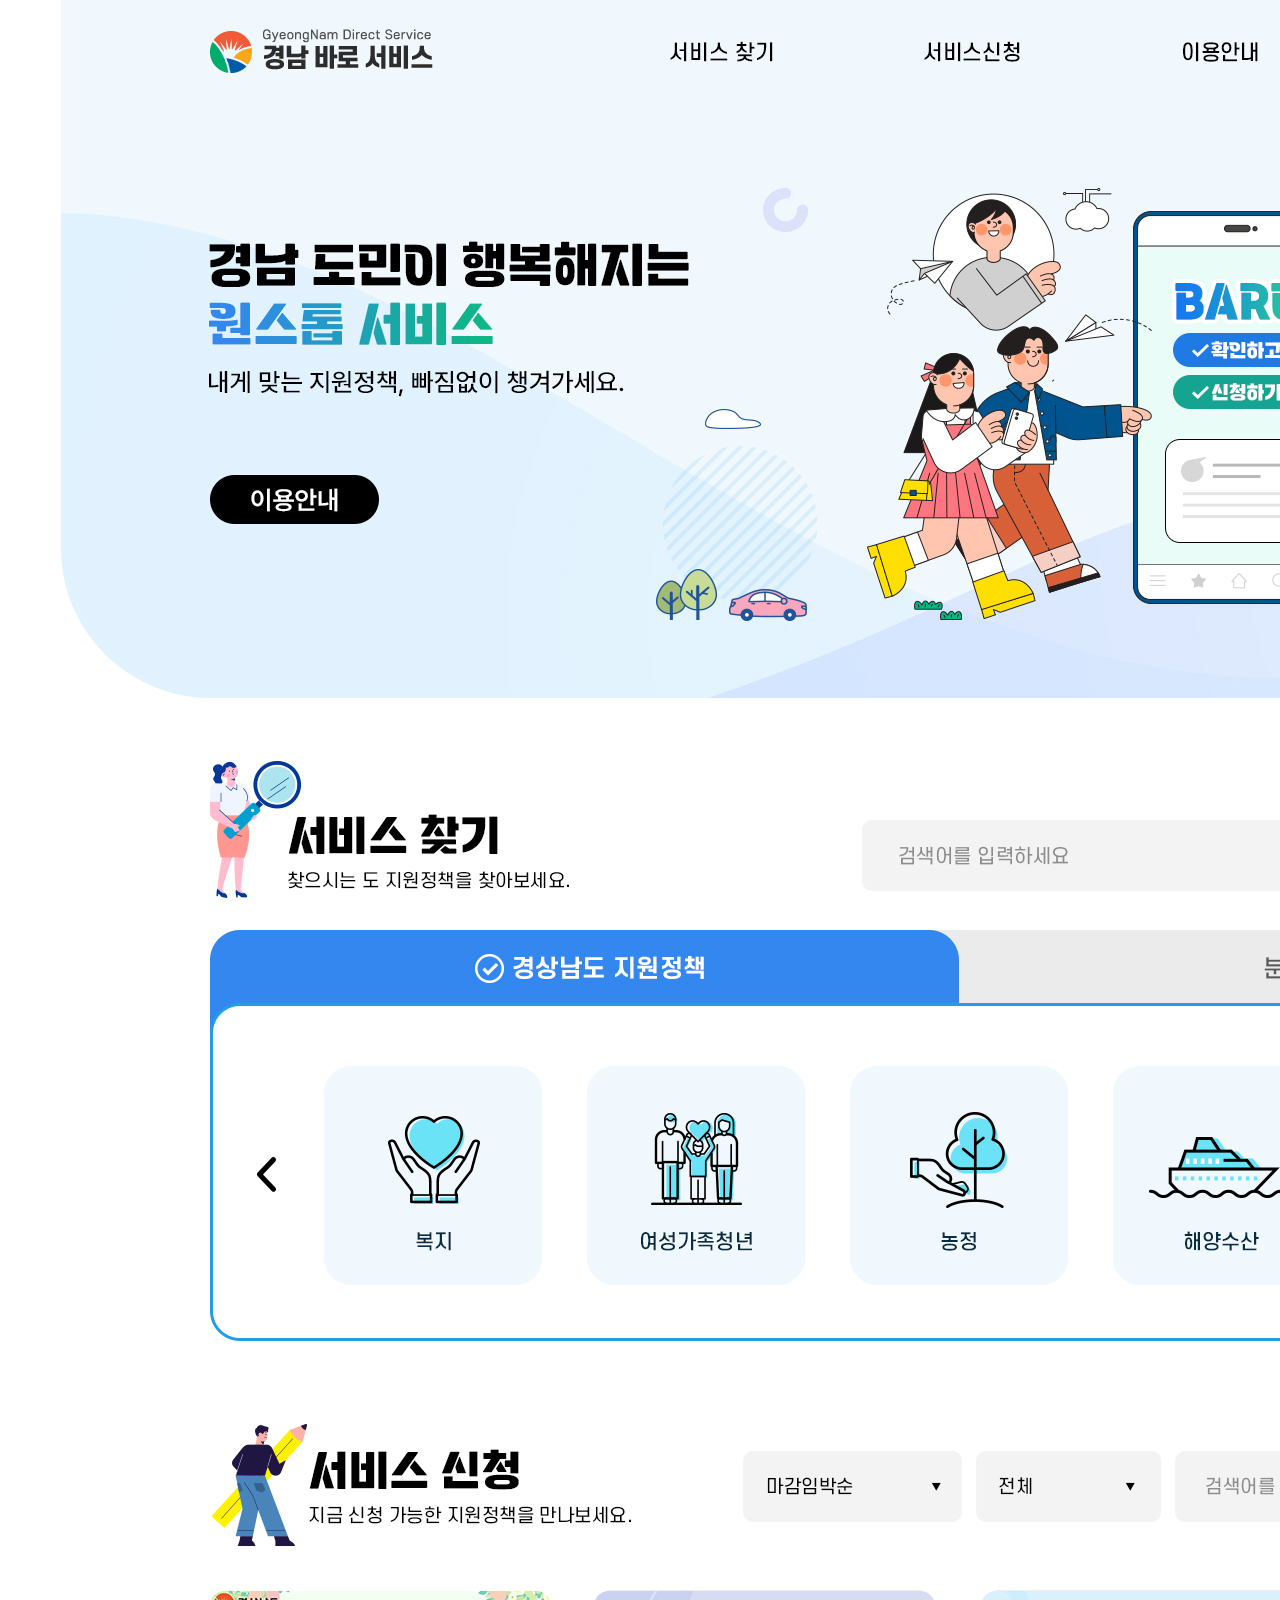
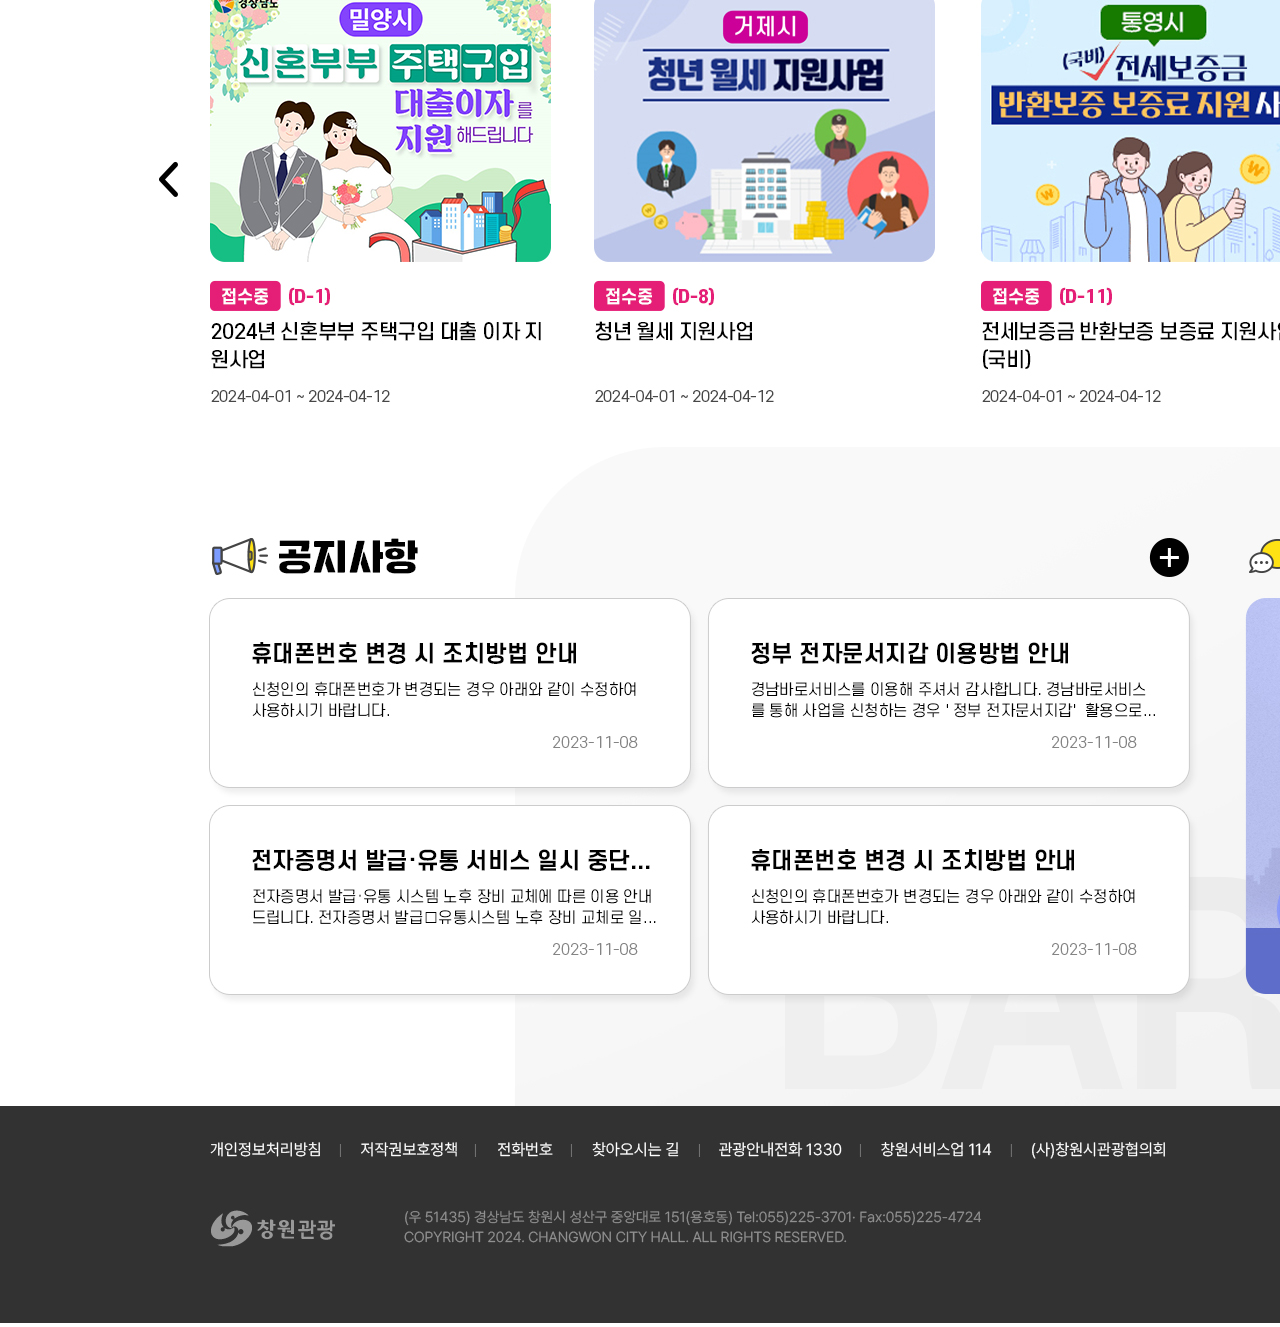
<file: sian/baro.html>
<!doctype html>
<html>
<head>
    <title>바로서비스 시안</title>
    <meta charset="UTF-8">
    <meta name="viewport" content="initial-scale=1.0">
    <style>
    body{margin:0; padding:0; background:none;}
    .box{width:100%; display:block;}
    .top h1 {text-align:center; margin-bottom:140px;}
    .list li {float:left; width:25%; display:block; text-align: center; padding:0.5%; box-sizing: border-box;}
    .list li img {width:300px; border:1px solid #ddd; }
    .list li .tit {font-weight:bold;}
    @media all and (max-width:1024px) {
      .list li {width:50%; height:300px;}
    }
    @media all and (max-width:600px) {
      .list li {width:100%; height:300px;}
    }
    </style>
</head>

<body>
  <div style="text-align:center">
    <img src="../images/baro.jpg" />
  </div>
</body>
</html>
</file>
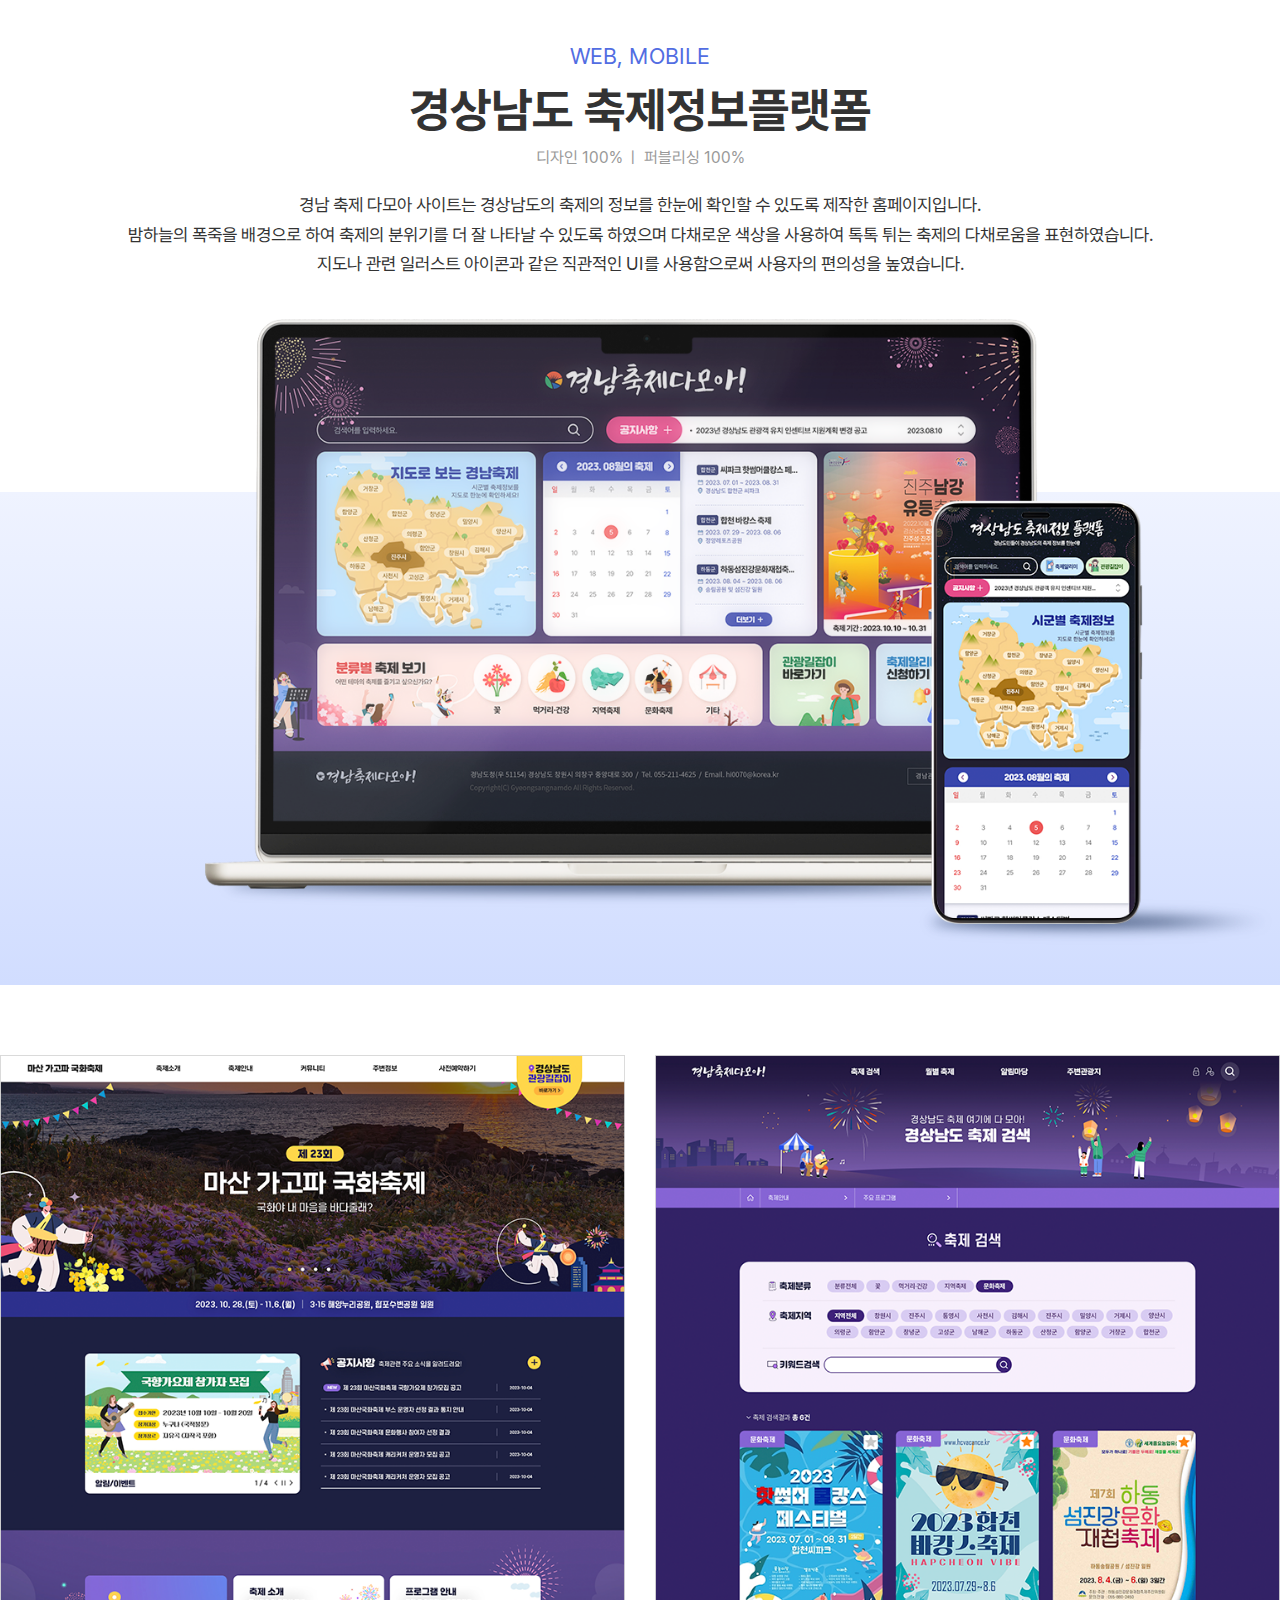
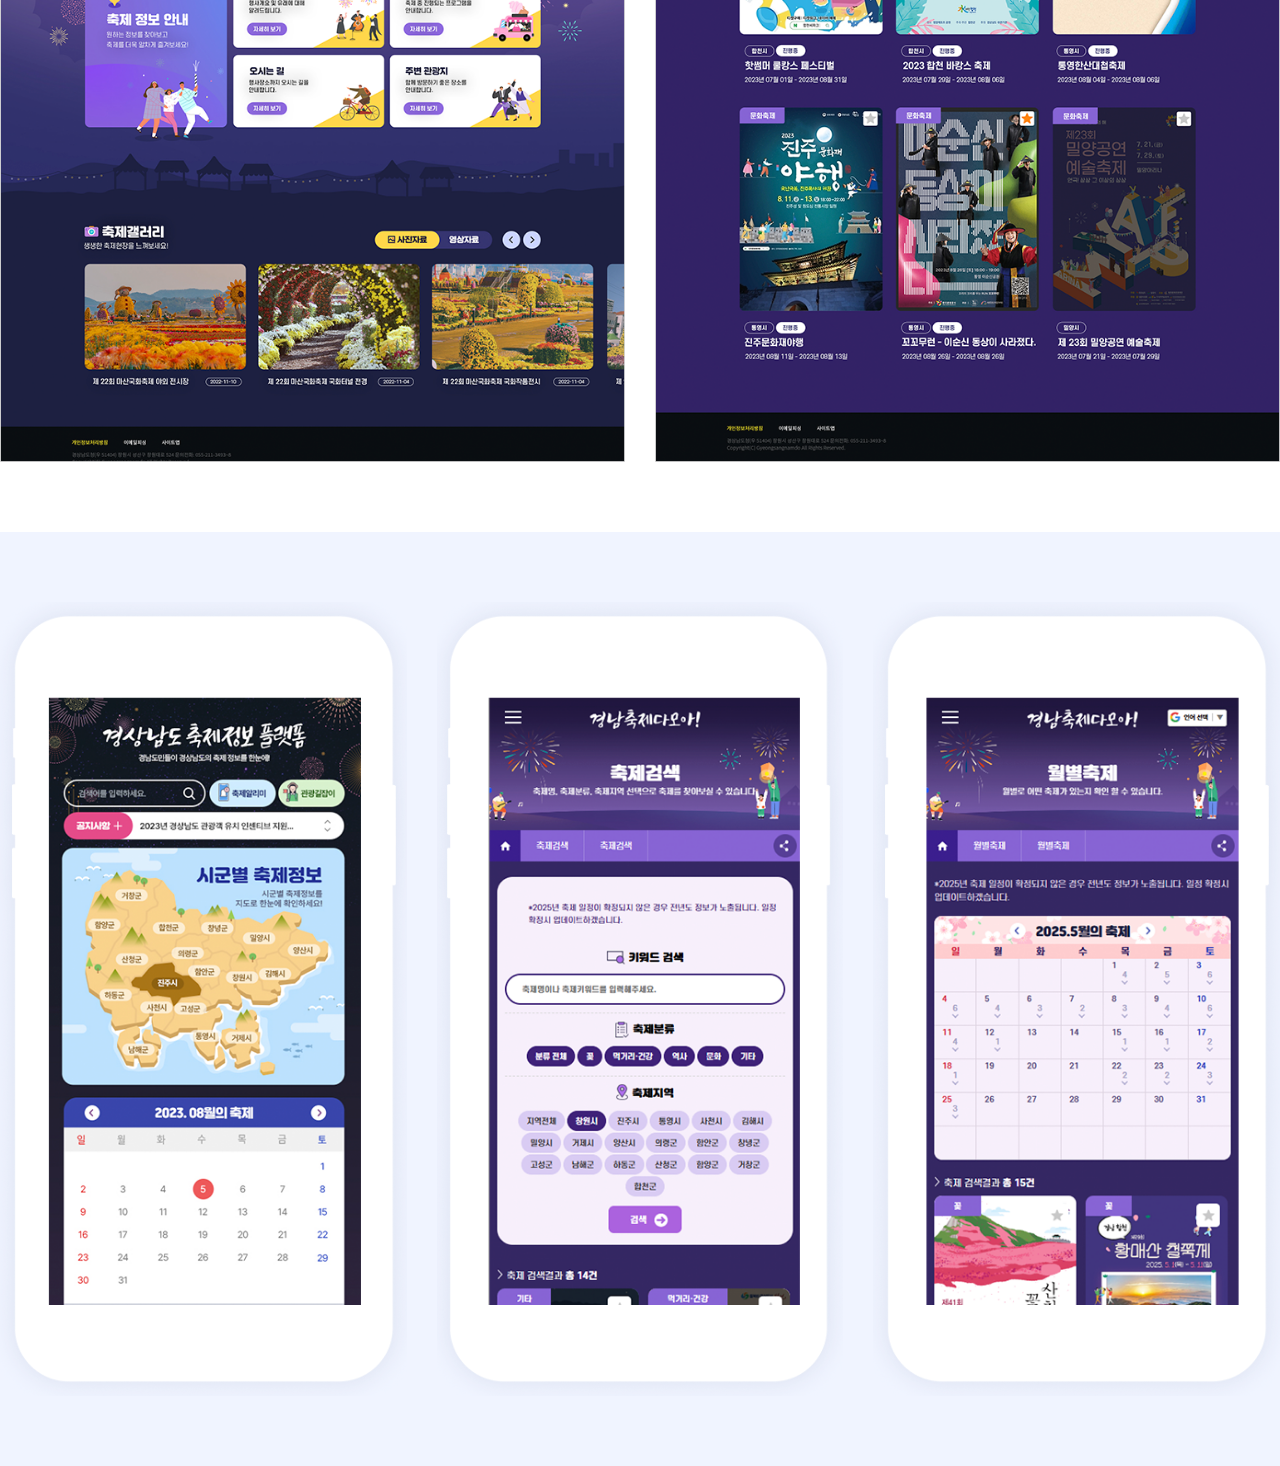
<file: sian/festival.html>
<!doctype html>
<html>
<head>
    <title>경상남도 축제정보플랫폼</title>
    <meta charset="UTF-8">
    <meta name="viewport" content="initial-scale=1.0">
    <link rel="stylesheet" href="../css/default.css">
    <style>
    body{margin:0;padding:0;background:none;text-align: center;font-family: 'Pretendard', sans-serif;}
    .sec_01{padding: 40px 0;background-image: linear-gradient(to top, #d1ddff 0px, #d1ddff 0px, #eff3ff 50%, #ffffff 50%);   } 
    .sec_01 .con{ margin-bottom: 40px;}
    .sec_01 .con .title{line-height: 1.5; margin-bottom: 20px;}
    .sec_01 .con .title p.tp{ font-size: 1.4em; color: #526de2;}
    .sec_01 .con .title strong{font-size: 3em;}
    .sec_01 .con .title p.bt{color: #999999;}
    .sec_01 .con .txt{font-size: 1.1em;line-height: 1.7;}
    .sec_01 .device{margin-left: 200px;}
    .sec_02{padding: 70px 0;}
    .sec_02 ul{display:flex;justify-content: center;}
    .sec_02 li{margin-right: 30px;}
    .sec_02 li:last-child{margin: 0;}
    .sec_03{padding: 70px 0; background: #f0f4ff;}
    .sec_03 ul{display:flex;justify-content: center;}
    .sec_03 li{margin-right: 30px;}
    .sec_03 li:last-child{margin: 0;}

    </style>
</head>

<body>
    <div class="sec_01">
        <div class="con">
            <div class="title">
                <p class="tp">WEB, MOBILE</p>
                <strong>경상남도 축제정보플랫폼</strong>
                <p class="bt">디자인 100%  ㅣ  퍼블리싱 100%</p>
            </div>
            <div class="txt">
                <p>경남 축제 다모아 사이트는 경상남도의 축제의 정보를 한눈에 확인할 수 있도록 제작한 홈페이지입니다.<br>
                    밤하늘의 폭죽을 배경으로 하여 축제의 분위기를 더 잘 나타날 수 있도록 하였으며 다채로운 색상을 사용하여 톡톡 튀는 축제의 다채로움을 표현하였습니다.<br>
                    지도나 관련 일러스트 아이콘과 같은 직관적인 UI를 사용함으로써 사용자의 편의성을 높였습니다.
                </p>
            </div>
        </div>
        <div class="device">
            <img src="../images/festival_01.png">
        </div>
    </div>
    <div class="sec_02">
        <ul>
            <li><img src="../images/festival_02.png"></li>
            <li><img src="../images/festival_03.png"></li>
        </ul>
    </div>
    <div class="sec_03">
        <ul>
            <li><img src="../images/festival_04.png"></li>
            <li><img src="../images/festival_05.png"></li>
            <li><img src="../images/festival_06.png"></li>
        </ul>
    </div>
  
</body>
</html>
</file>
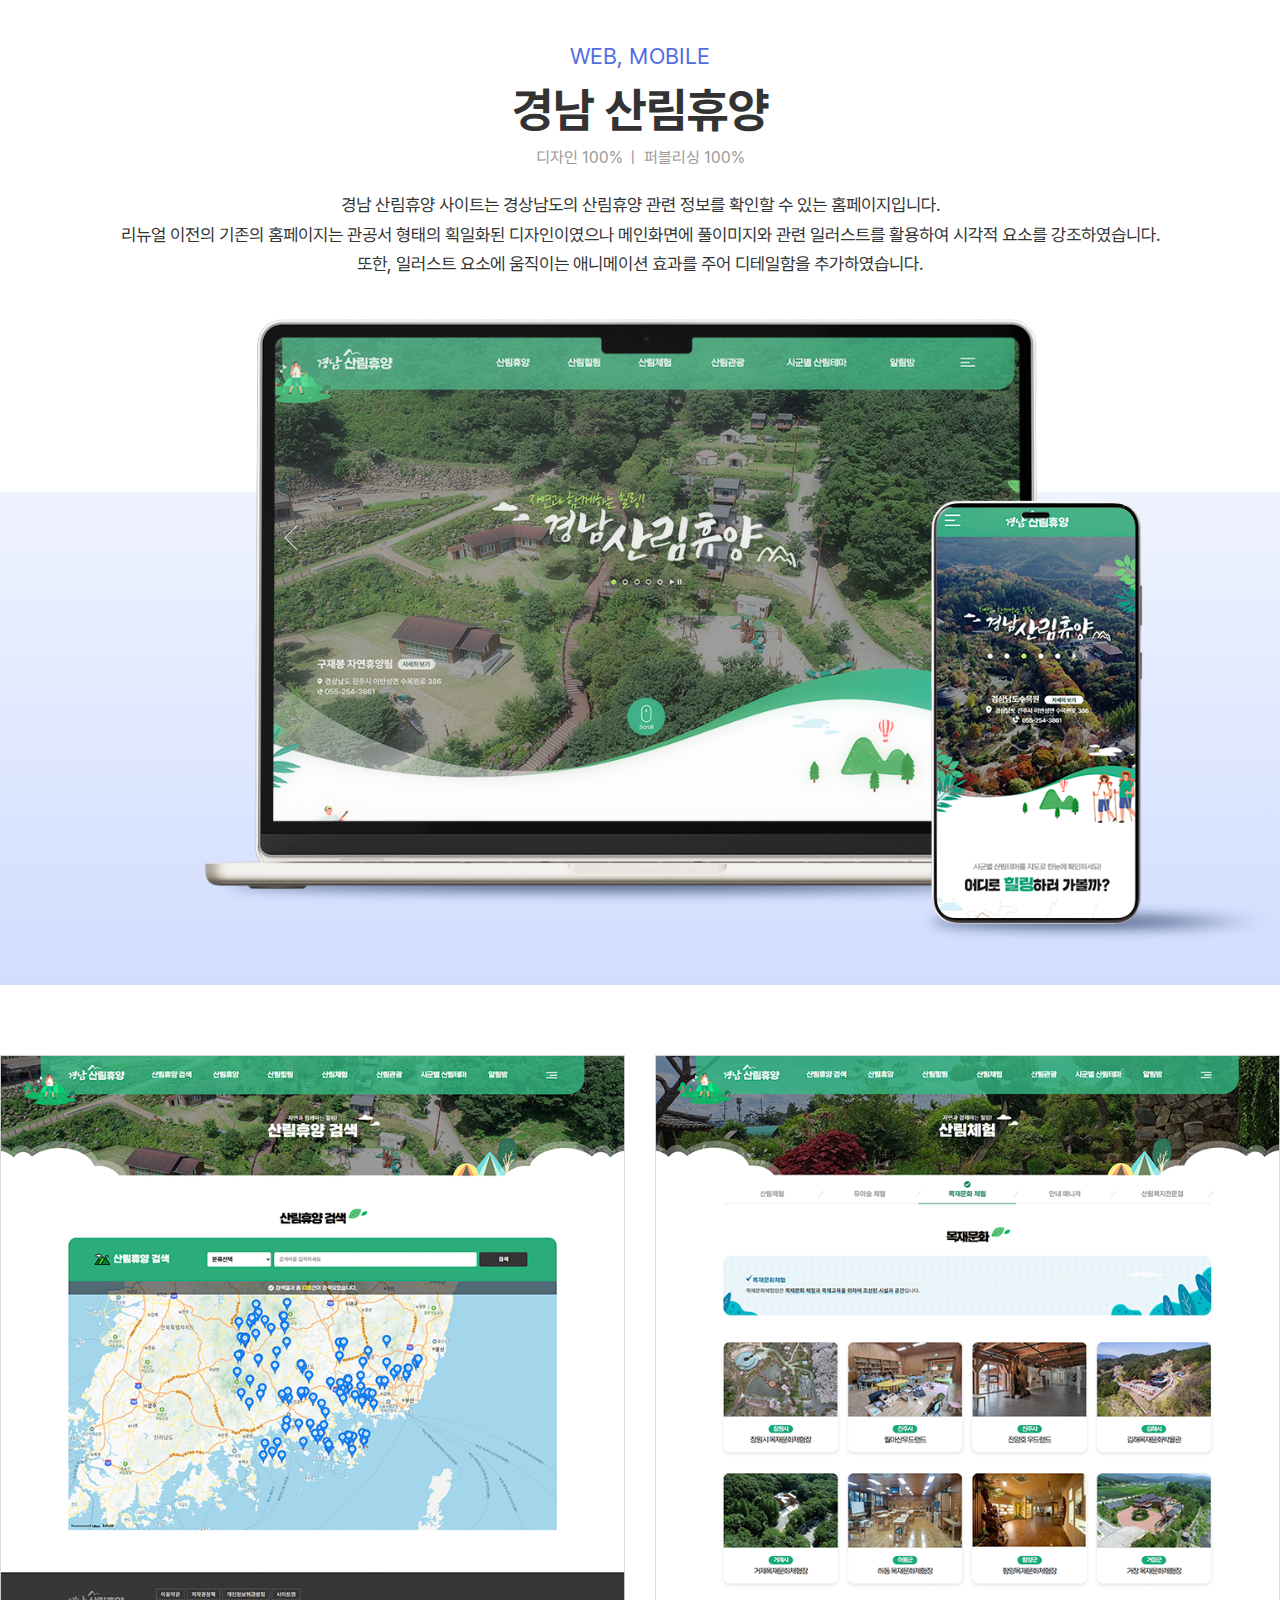
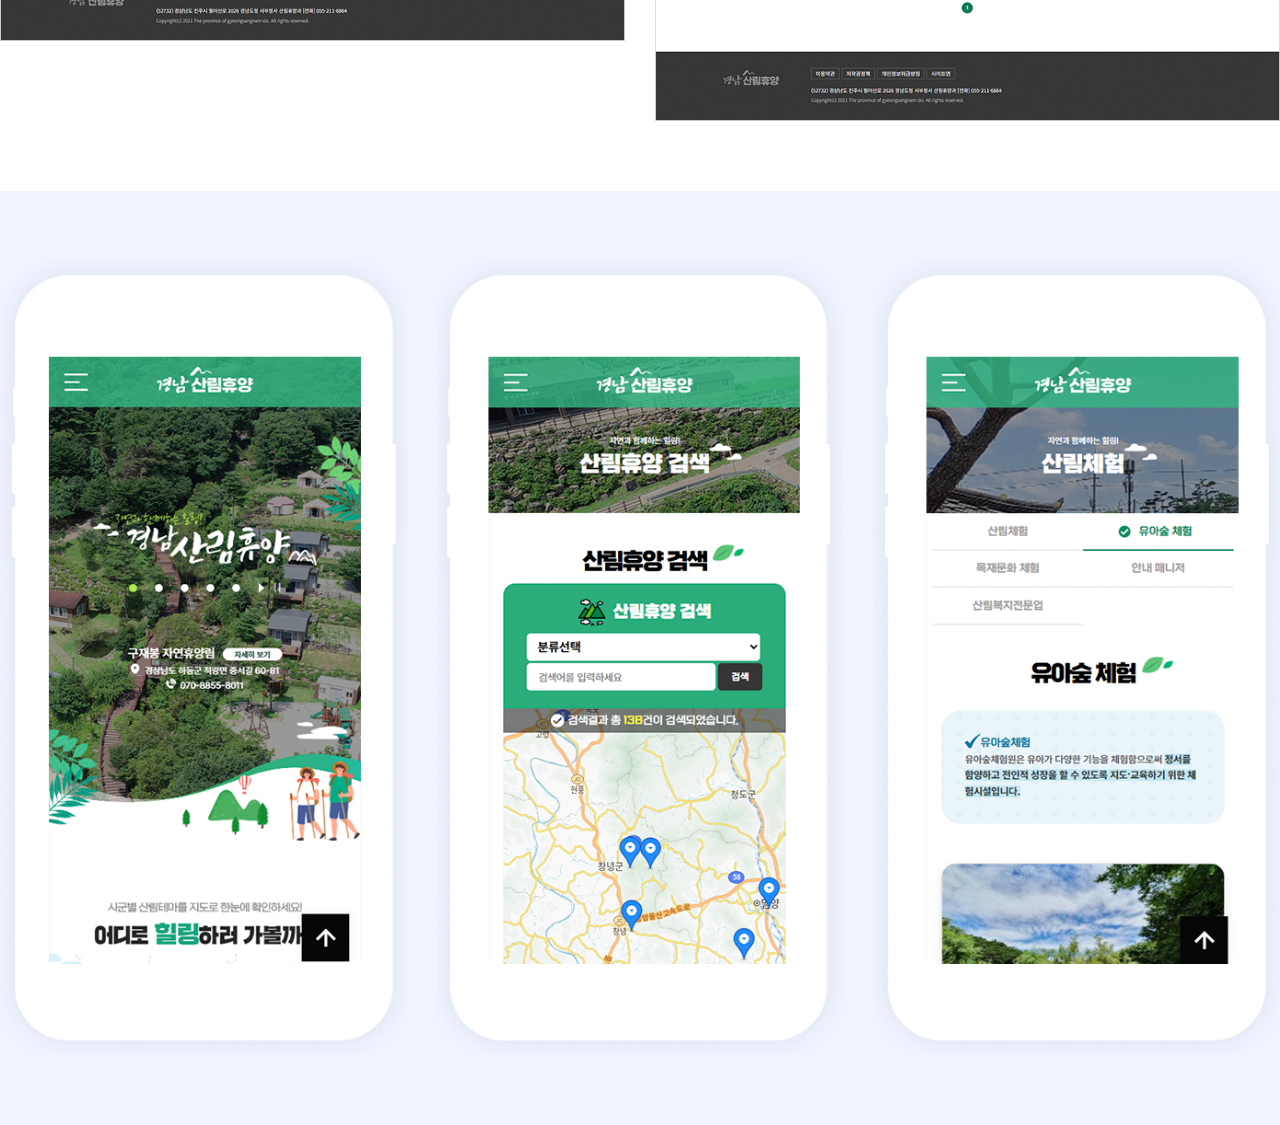
<file: sian/forest.html>
<!doctype html>
<html>
<head>
    <title>경남 산림휴양</title>
    <meta charset="UTF-8">
    <meta name="viewport" content="initial-scale=1.0">
    <link rel="stylesheet" href="../css/default.css">
    <style>
    body{margin:0;padding:0;background:none;text-align: center;font-family: 'Pretendard', sans-serif;}
    .sec_01{padding: 40px 0;background-image: linear-gradient(to top, #d1ddff 0px, #d1ddff 0px, #eff3ff 50%, #ffffff 50%);   } 
    .sec_01 .con{ margin-bottom: 40px;}
    .sec_01 .con .title{line-height: 1.5; margin-bottom: 20px;}
    .sec_01 .con .title p.tp{ font-size: 1.4em; color: #526de2;}
    .sec_01 .con .title strong{font-size: 3em;}
    .sec_01 .con .title p.bt{color: #999999;}
    .sec_01 .con .txt{font-size: 1.1em;line-height: 1.7;}
    .sec_01 .device{margin-left: 200px;}
    .sec_02{padding: 70px 0;}
    .sec_02 ul{display:flex;justify-content: center;}
    .sec_02 li{margin-right: 30px;}
    .sec_02 li:last-child{margin: 0;}
    .sec_03{padding: 70px 0; background: #f0f4ff;}
    .sec_03 ul{display:flex;justify-content: center;}
    .sec_03 li{margin-right: 30px;}
    .sec_03 li:last-child{margin: 0;}

    </style>
</head>

<body>
    <div class="sec_01">
        <div class="con">
            <div class="title">
                <p class="tp">WEB, MOBILE</p>
                <strong>경남 산림휴양</strong>
                <p class="bt">디자인 100%  ㅣ  퍼블리싱 100%</p>
            </div>
            <div class="txt">
                <p>경남 산림휴양 사이트는 경상남도의 산림휴양 관련 정보를 확인할 수 있는 홈페이지입니다.<br>
                리뉴얼 이전의 기존의 홈페이지는 관공서 형태의 획일화된 디자인이였으나 메인화면에 풀이미지와 관련 일러스트를 활용하여 시각적 요소를 강조하였습니다.<br>  
                또한, 일러스트 요소에  움직이는 애니메이션 효과를 주어 디테일함을 추가하였습니다.
                </p>
            </div>
        </div>
        <div class="device">
            <img src="../images/forest_01.png">
        </div>
    </div>
    <div class="sec_02">
        <ul>
            <li><img src="../images/forest_02.png"></li>
            <li><img src="../images/forest_03.png"></li>
        </ul>
    </div>
    <div class="sec_03">
        <ul>
            <li><img src="../images/forest_04.png"></li>
            <li><img src="../images/forest_05.png"></li>
            <li><img src="../images/forest_06.png"></li>
        </ul>
    </div>
  
</body>
</html>
</file>
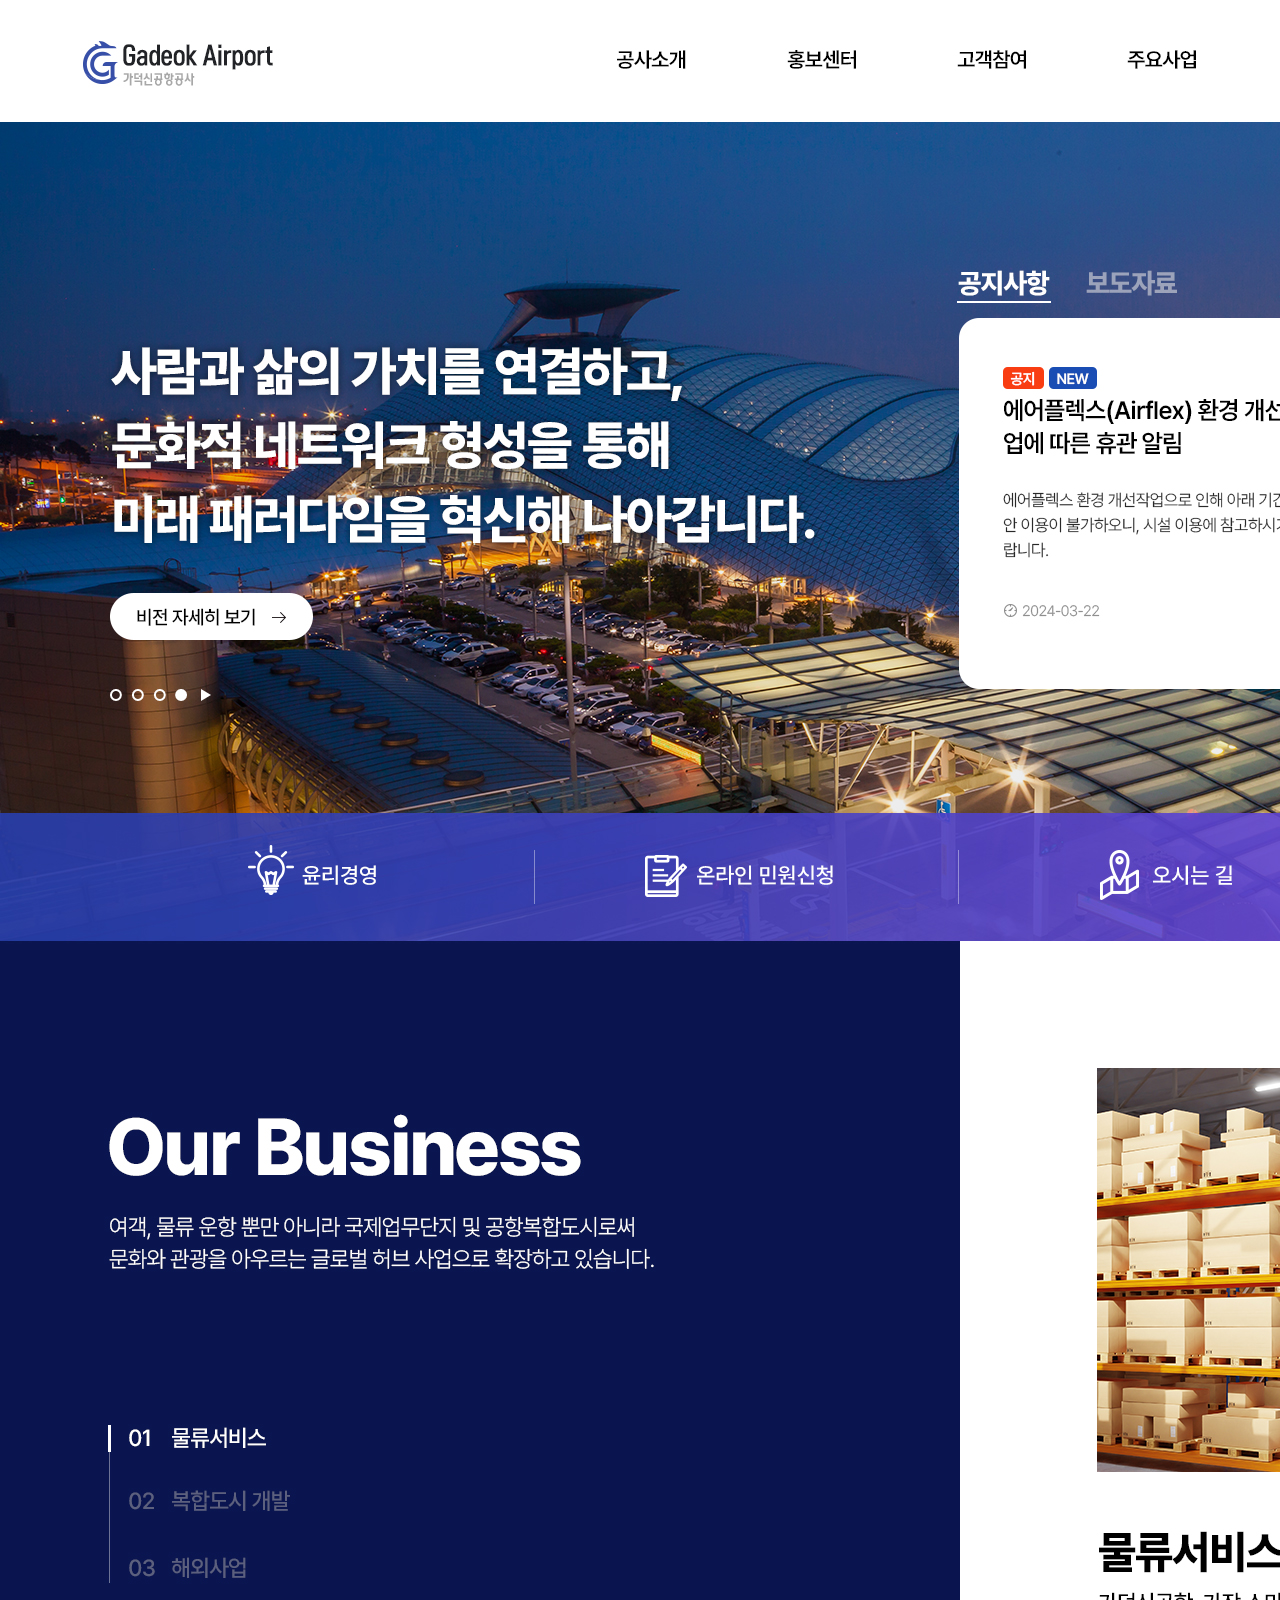
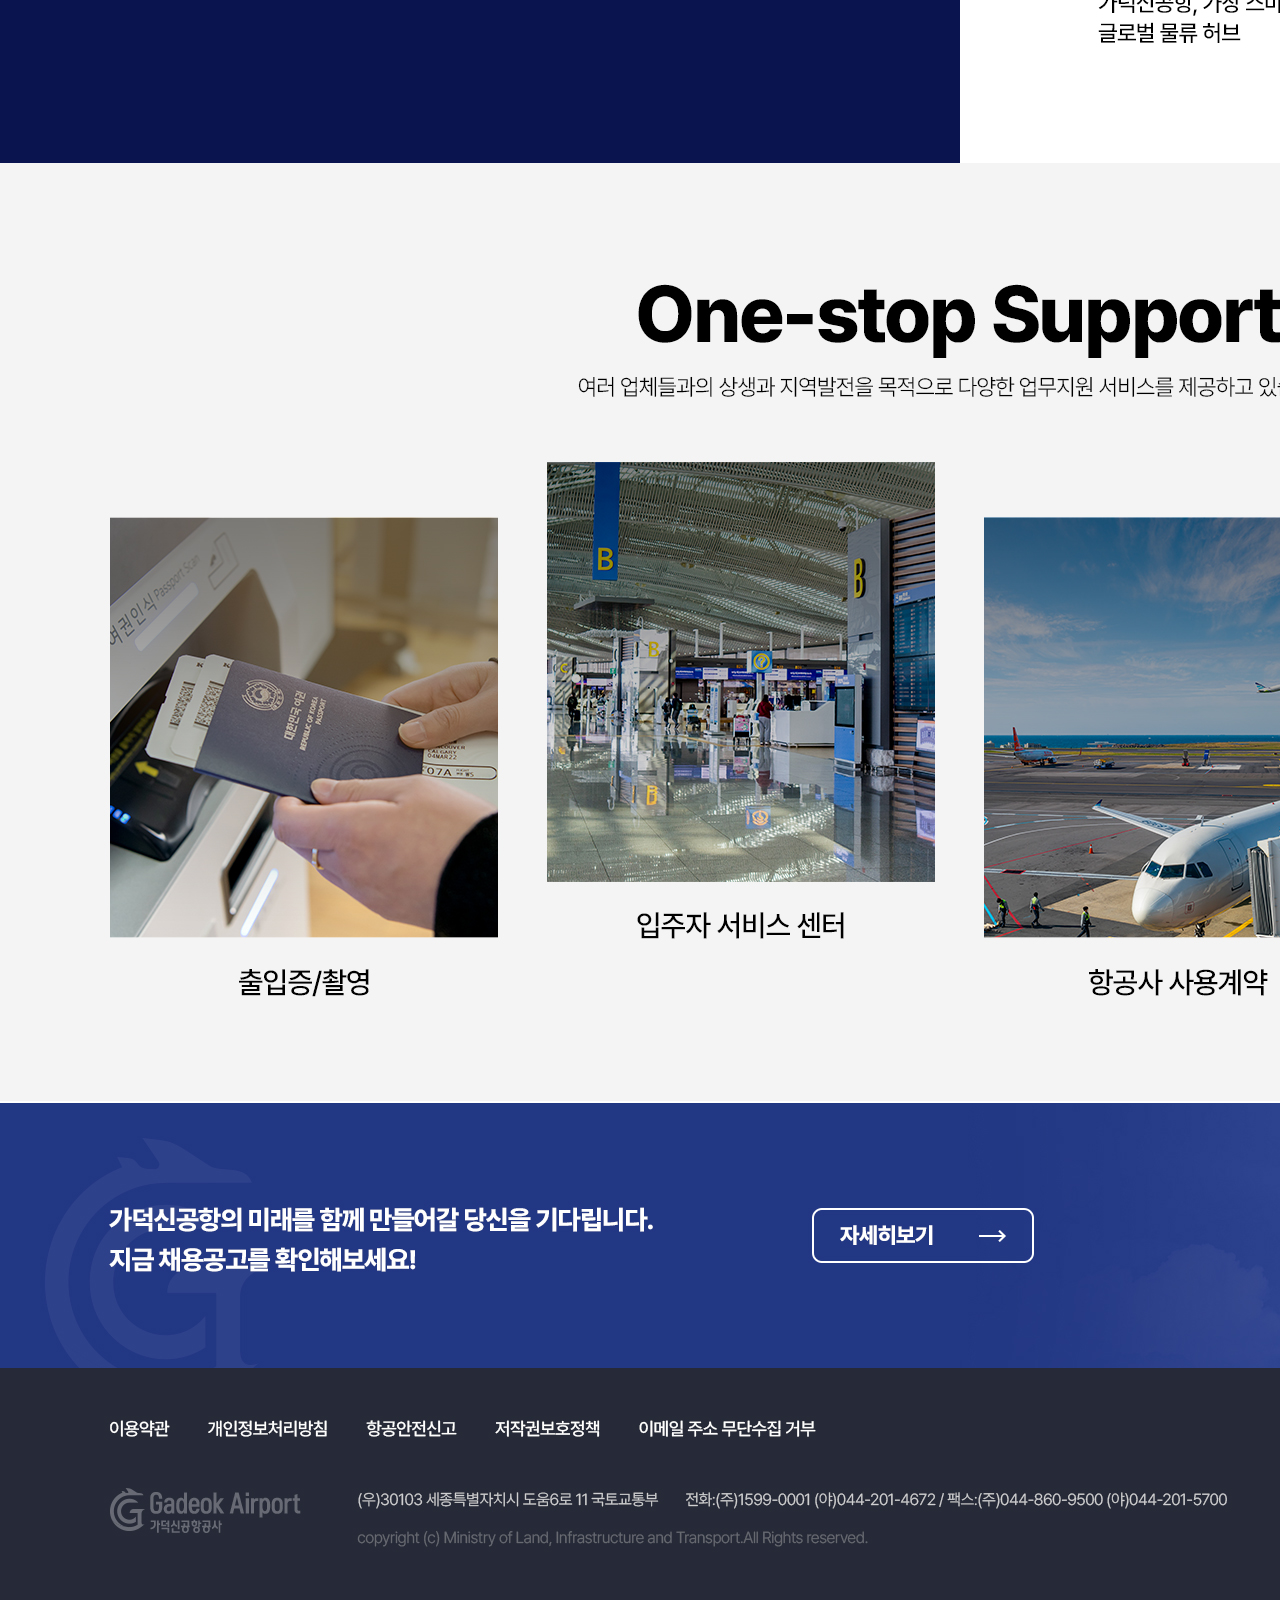
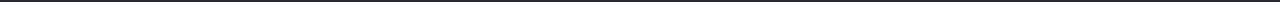
<file: sian/gadeok_01.html>
<!doctype html>
<html>
<head>
    <title>가덕도신공항 시안1</title>
    <meta charset="UTF-8">
    <meta name="viewport" content="initial-scale=1.0">
    <style>
    body{margin:0; padding:0; background:none;}
    .box{width:100%; display:block;}
    .top h1 {text-align:center; margin-bottom:140px;}
    .list li {float:left; width:25%; display:block; text-align: center; padding:0.5%; box-sizing: border-box;}
    .list li img {width:300px; border:1px solid #ddd; }
    .list li .tit {font-weight:bold;}
    @media all and (max-width:1024px) {
      .list li {width:50%; height:300px;}
    }
    @media all and (max-width:600px) {
      .list li {width:100%; height:300px;}
    }
    </style>
</head>

<body>
  <div style="text-align:center">
    <img src="../images/gadeok_01.jpg" />
  </div>
</body>
</html>
</file>
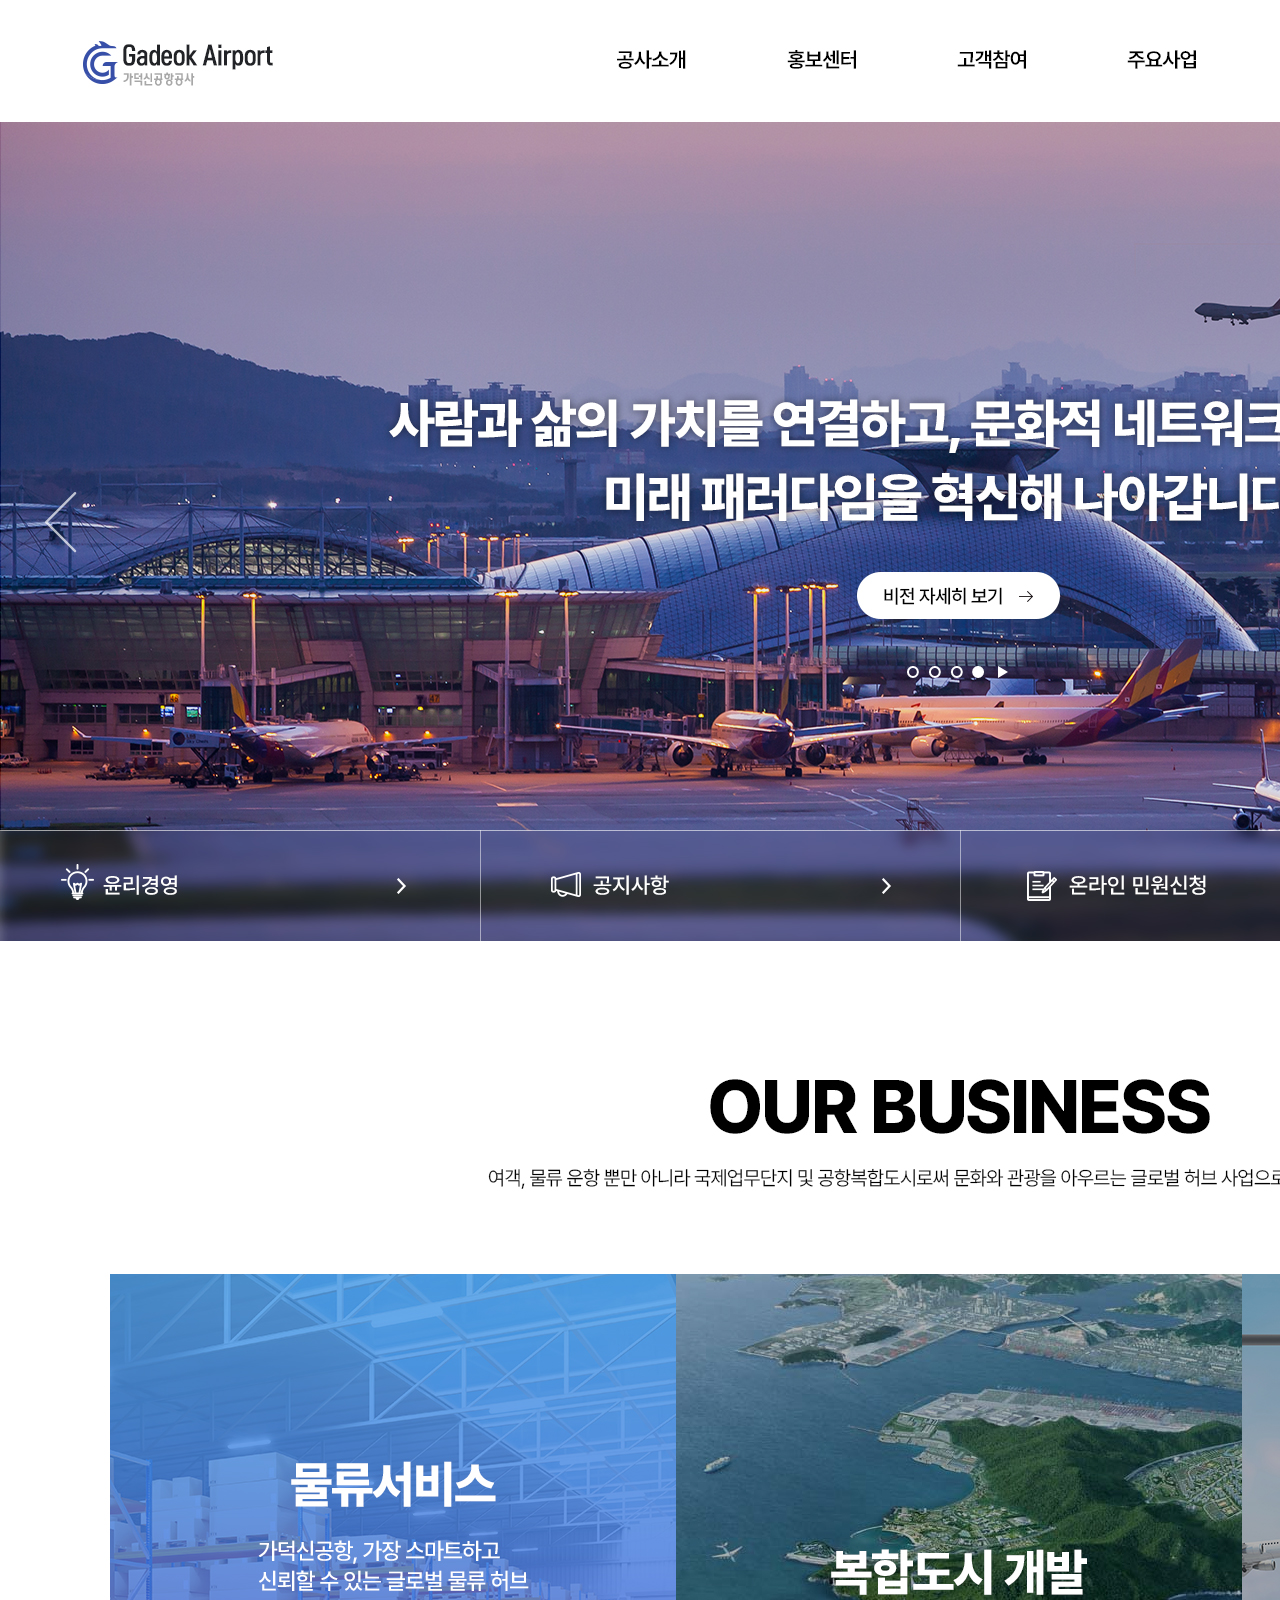
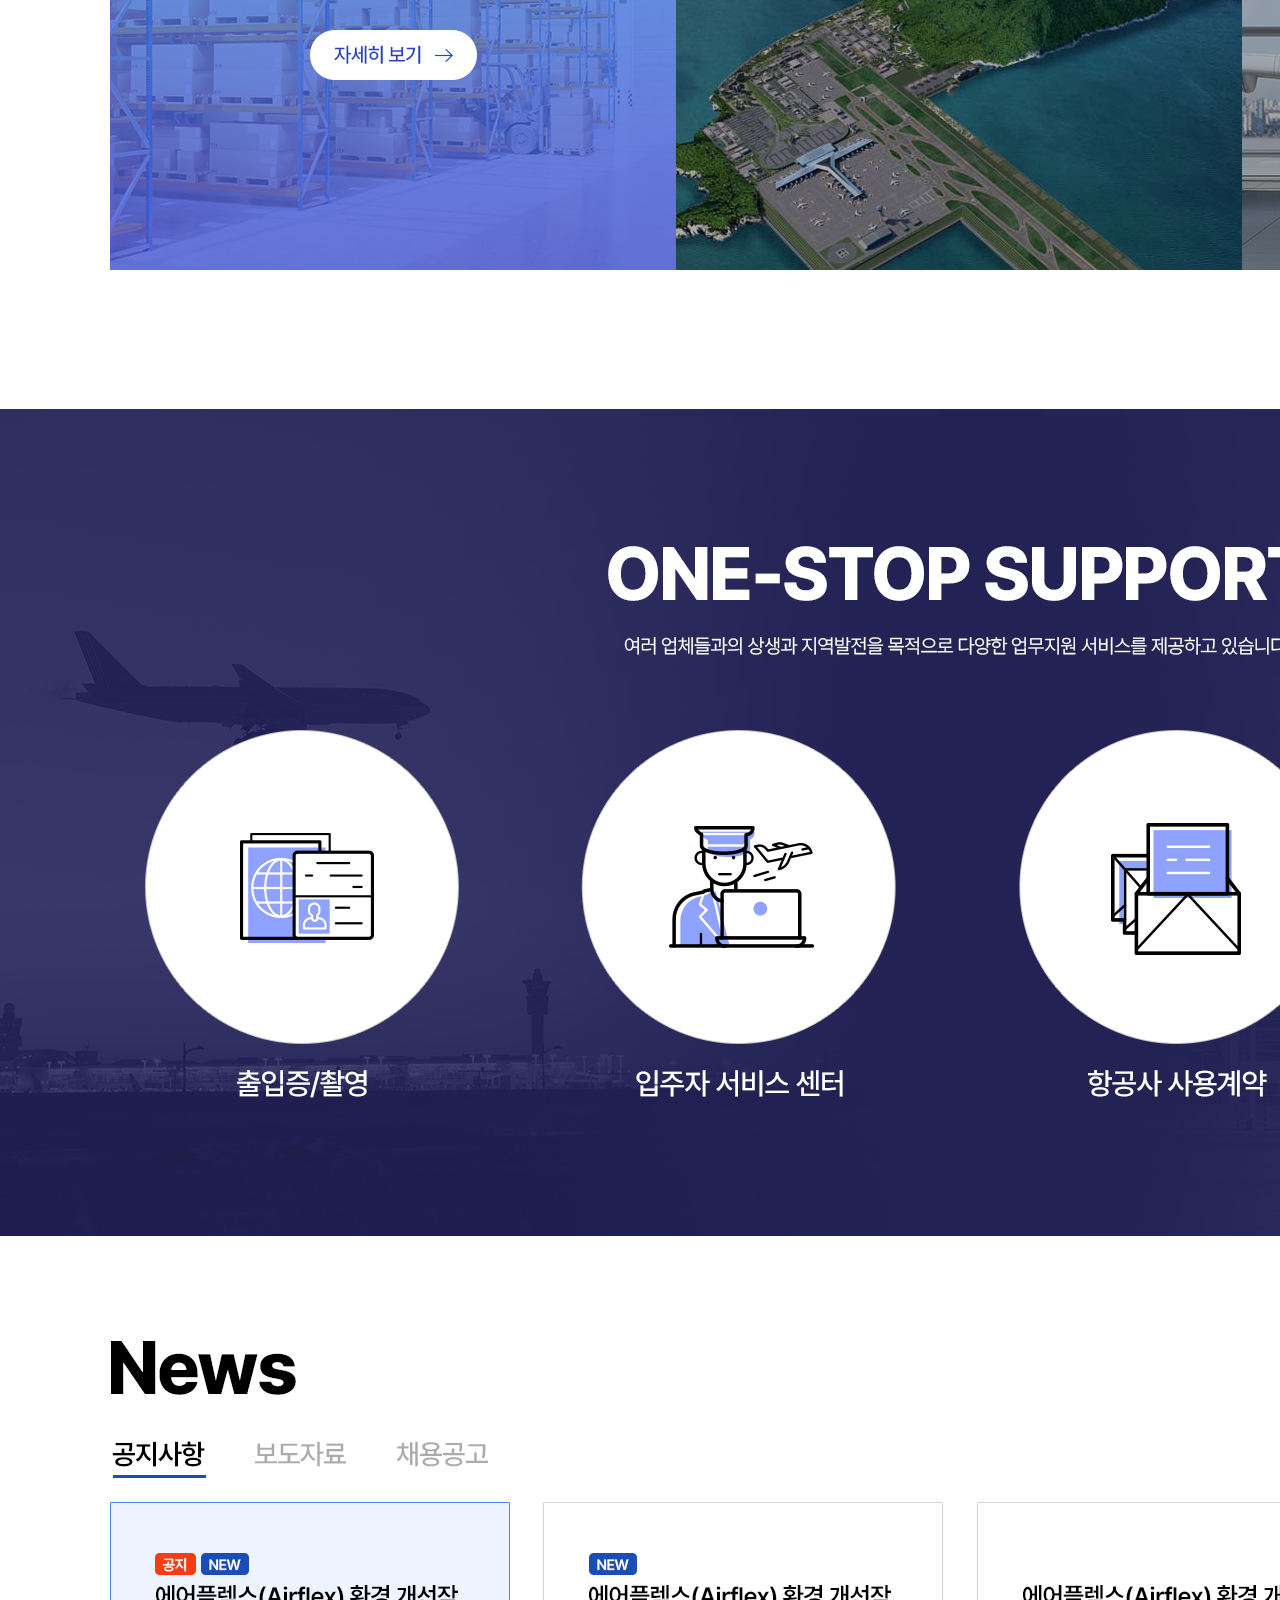
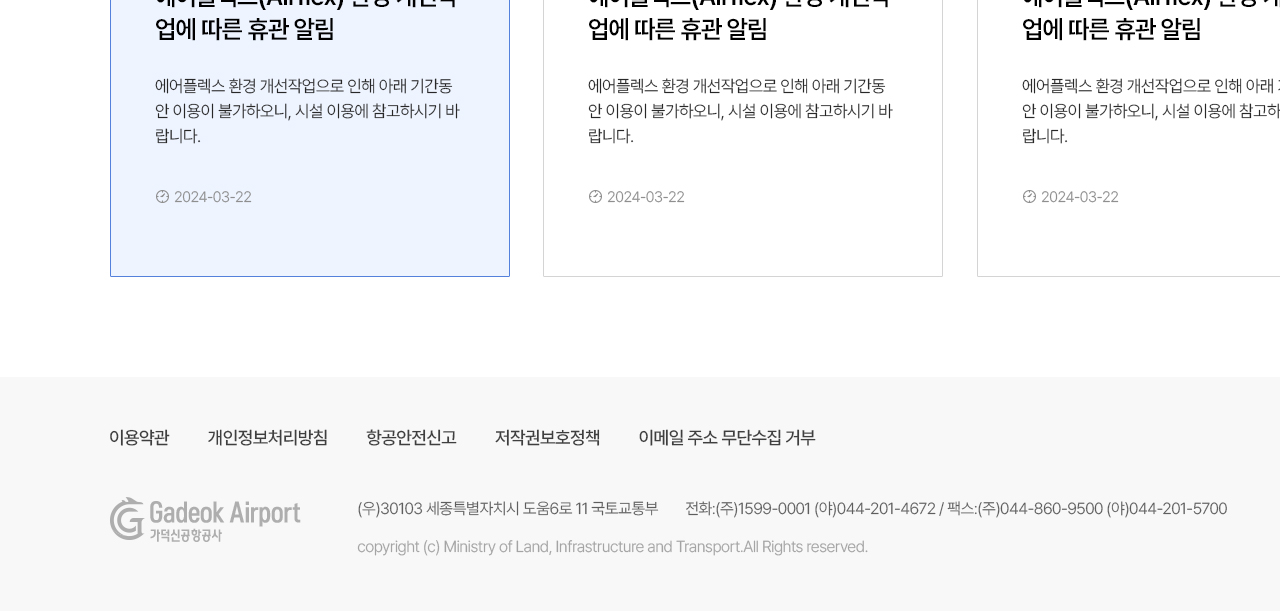
<file: sian/gadeok_02.html>
<!doctype html>
<html>
<head>
    <title>가덕도신공항 시안1</title>
    <meta charset="UTF-8">
    <meta name="viewport" content="initial-scale=1.0">
    <style>
    body{margin:0; padding:0; background:none;}
    .box{width:100%; display:block;}
    .top h1 {text-align:center; margin-bottom:140px;}
    .list li {float:left; width:25%; display:block; text-align: center; padding:0.5%; box-sizing: border-box;}
    .list li img {width:300px; border:1px solid #ddd; }
    .list li .tit {font-weight:bold;}
    @media all and (max-width:1024px) {
      .list li {width:50%; height:300px;}
    }
    @media all and (max-width:600px) {
      .list li {width:100%; height:300px;}
    }
    </style>
</head>

<body>
  <div style="text-align:center">
    <img src="../images/gadeok_02.jpg" />
  </div>
</body>
</html>
</file>
<file: css/default.css>
@charset "utf-8";

html {font-family:'Pretendard', sans-serif; color:#333;font-weight:normal;font-size:16px;letter-spacing:0; scroll-behavior: smooth;}

/*========= reset style ==========*/
/* reset */
html, body, div, span, applet, object, iframe, h1, h2, h3, h4, h5, h6, p, blockquote, pre, a, abbr, acronym, address, big, cite, code, del, dfn, em, ins, kbd, q, s, samp, small, strike, strong, sub, sup, tt, var,
b, u, i, center, dl, dt, dd, ol, ul, li, fieldset, form, label, legend, table, tbody, tfoot, thead, tr, th, td, article, aside, canvas, details, embed, figure, figcaption, footer, header, hgroup, menu, nav, output, ruby, section, summary, time, mark, audio, video 
{ margin: 0; padding: 0; border: 0; font-size: 100%; }

/* HTML5 display-role reset for older browsers */
article, aside, details, figcaption, figure, footer, header, hgroup, main, summary, menu, nav, section {display: block;}
ul,ol,li,dl,dt,dd {list-style:none;}
blockquote, q {quotes:none;}
blockquote:before, blockquote:after, q:before, q:after {content:''; content: none;}
table {border-collapse:collapse; border-spacing:0;}

html {-ms-text-size-adjust: 100%; -webkit-text-size-adjust: 100%; } /*ios와 IE에서 기기회전시 글씨 재조정 예방*/
body {position:relative; line-height:1.6em; color:#333;}
audio, canvas, progress, video {display:inline-block; vertical-align:baseline;} /*IE8,9에서 inline-block으로 지정 ; chrom, firefox, opera에서 progress 세로정렬 표준화 */

/*모든 브라우저에서 line-height에 미치는 영향 예방*/
sup,sub {position:relative; font-size:60%; line-height:0; vertical-align:baseline;}
sub {bottom: -0.5em;}
sup {top: -0.5em;}
#snb a{color:#666;}

img {border:0; max-width:100%; vertical-align:top; font-size:0; line-height:0;}
b, strong {font-weight:700;}
em, dfn, cite, address, i{font-style: normal;}
mark {background-color:#ff0; color:#000;} /*IE8/9 존재하지 않는 스타일 부여*/
small, .small {font-size:80%;} /*브라우저 글꼴 통일*/
pre {overflow:auto;} /*모든브라우저에서 값 통일*/
del {text-decoration: line-through; }
hr {visibility:hidden; overflow:hidden; position:absolute; height:0; width:0; font-size:0;}
label {cursor:default;}

a {background-color:transparent;} /*IE10에서 active 링크의 회색배경 제거 */
a {color:inherit; text-decoration: none;cursor: pointer;}
a:link,a:visited { text-decoration: none; }

/* form */
/*color,font 상속되지 않는 것 수정; 마진 통일*/
/*button, input, optgroup, select, textarea {color:inherit; font:inherit; margin:0;} 
input {font:inherit; color:inherit; vertical-align:middle}*/


button {overflow:visible;} /*IE8/9/10/11 hidden 속성 수정*/
button:focus {outline:none;}

input[type="file"]{padding-left:0;border:none}
input[type="submit"]{-webkit-appearance:none;}
input[type="radio"],input[type="checkbox"]{/*box-sizing:border-box;*/ padding:0;} /*IE8/9/10 속성값 변경*/
button {text-transform:none; vertical-align:middle; outline:none;margin:0; padding:0; border:0; background:0;}
button,[type="button"],[type="reset"],[type="submit"] {cursor:pointer; -webkit-border-radius:0; -webkit-appearance:none; }
button::-moz-focus-inner, input::-moz-focus-inner {border:0; padding:0;} /*firefox4+ 속성값 변경*/
textarea {overflow:auto; padding: 5px;}
input[disabled="disabled"]{background:#ebebeb;color:#959595}
select[disabled="disabled"]{background:#ebebeb;color:#959595}
input,label { vertical-align: middle;}

input[type="radio"],
input[type="checkbox"],
label[for],
button {cursor: pointer;}
input {margin:0; }

legend, caption {width:0; height:0; font-size:0; line-height:0; visibility:hidden; overflow:hidden;}

* {box-sizing:border-box;}
i {font-style:normal;}


/*=========== webfont ============*/

@font-face {
    font-family: 'SCDream';
    font-style: normal;
    font-weight: 300;
    src: url('font/SCDream3.woff') format('woff'),
	url('font/SCDream3.otf') format('opentype');
}


@font-face {
    font-family: 'SCDream';
    font-style: normal;
    font-weight: 400;
    src: url('font/SCDream4.woff') format('woff'),
	url('font/SCDream4.otf') format('opentype');
}

@font-face {
    font-family: 'SCDream';
    font-style: normal;
    font-weight: 500;
    src: url('font/SCDream5.woff') format('woff'),
	url('font/SCDream5.otf') format('opentype');
}

@font-face {
    font-family: 'SCDream';
    font-style: normal;
    font-weight: 600;
    src: url('font/SCDream6.woff') format('woff'),
	url('font/SCDream6.otf') format('opentype');
}

@font-face {
    font-family: 'SCDream';
    font-style: normal;
    font-weight: 800;
    src: url('font/SCDream8.woff') format('woff'),
	url('font/SCDream8.otf') format('opentype');
}
@font-face {
    font-family: 'SCDream';
    font-style: normal;
    font-weight: 900;
    src: url('font/SCDream9.woff') format('woff'),
	url('font/SCDream9.otf') format('opentype');
}




@font-face {
	font-family: "Pretendard";
	font-weight: 900;
	font-display: swap;
	src: local("Pretendard Black"), 
	url("font/Pretendard-Black.woff2") format("woff2"),
	url("font/Pretendard-Black.woff") format("woff");
  }
  @font-face {
	font-family: "Pretendard";
	font-weight: 800;
	font-display: swap;
	src: local("Pretendard ExtraBold"), 
	url("font/Pretendard-ExtraBold.woff2") format("woff2"), 
	url("font/Pretendard-ExtraBold.woff") format("woff");
  }
  @font-face {
	font-family: "Pretendard";
	font-weight: 700;
	font-display: swap;
	src: local("Pretendard Bold"), 
	url("font/Pretendard-Bold.woff2") format("woff2"), 
	url("font/Pretendard-Bold.woff") format("woff");
  }
  @font-face {
	font-family: "Pretendard";
	font-weight: 600;
	font-display: swap;
	src: local("Pretendard SemiBold"), 
	url("font/Pretendard-SemiBold.woff2") format("woff2"), 
	url("font/Pretendard-SemiBold.woff") format("woff");
  }
  @font-face {
	font-family: "Pretendard";
	font-weight: 500;
	font-display: swap;
	src: local("Pretendard Medium"), 
	url("font/Pretendard-Medium.woff2") format("woff2"), 
	url("font/Pretendard-Medium.woff") format("woff");
  }
  @font-face {
	font-family: "Pretendard";
	font-weight: 400;
	font-display: swap;
	src: local("Pretendard Regular"), 
	url("font/Pretendard-Regular.woff2") format("woff2"), 
	url("font/Pretendard-Regular.woff") format("woff");
  }
  @font-face {
	font-family: "Pretendard";
	font-weight: 300;
	font-display: swap;
	src: local("Pretendard Light"), 
	url("font/Pretendard-Light.woff2") format("woff2"), 
	url("font/Pretendard-Light.woff") format("woff");
  }
  @font-face {
	font-family: "Pretendard";
	font-weight: 200;
	font-display: swap;
	src: local("Pretendard ExtraLight"), 
	url("font/Pretendard-ExtraLight.woff2") format("woff2"), 
	url("font/Pretendard-ExtraLight.woff") format("woff");
  }
  @font-face {
	font-family: "Pretendard";
	font-weight: 100;
	font-display: swap;
	src: local("Pretendard Thin"), 
	url("font/Pretendard-Thin.woff2") format("woff2"), 
	url("font/Pretendard-Thin.woff") format("woff");
  }



@font-face {
    font-family: 'GongGothicMedium';
    font-weight: normal;
    font-style: normal;
    src: url('font/esamanru-OTF-Medium.woff') format('woff'),
	url('font/esamanru\ OTF\ Medium.otf') format('opentype');
}
</file>
